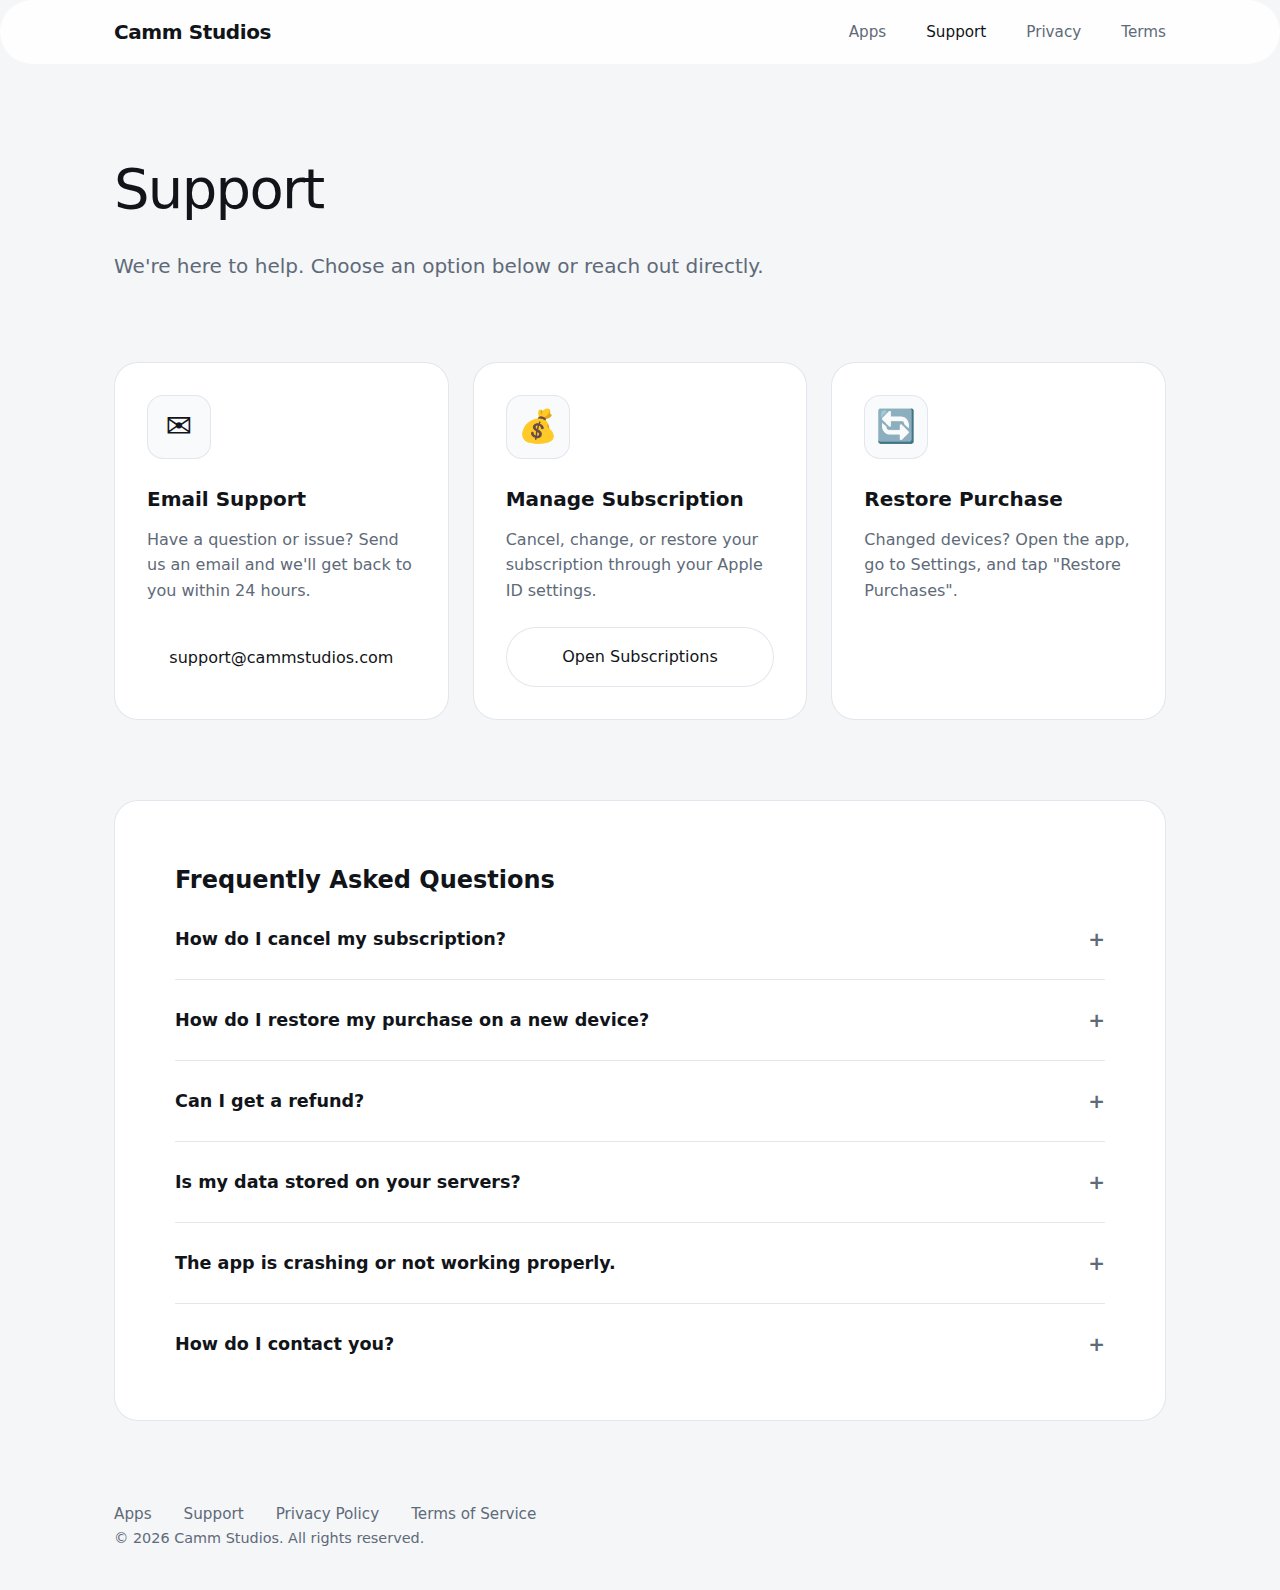
<file: support.html>
<!DOCTYPE html>
<html lang="en">
<head>
  <meta charset="UTF-8">
  <meta name="viewport" content="width=device-width, initial-scale=1.0">
  <title>Support — Camm Studios</title>
  <meta name="description" content="Get help with Camm Studios apps. Contact our support team, manage your subscription, or browse FAQs.">
  <meta property="og:title" content="Support — Camm Studios">
  <meta property="og:description" content="Get help with Camm Studios apps.">
  <link rel="canonical" href="https://cammstudios.com/support.html">
  <link rel="stylesheet" href="css/style.css">
</head>
<body>

  <!-- Navigation -->
  <nav class="nav">
    <div class="container nav-inner">
      <a href="/" class="nav-brand">Camm Studios</a>
      <button class="nav-toggle" aria-label="Toggle menu" onclick="document.querySelector('.nav-links').classList.toggle('open')">&#9776;</button>
      <ul class="nav-links">
        <li><a href="/">Apps</a></li>
        <li><a href="/support.html" class="active">Support</a></li>
        <li><a href="/privacy-policy.html">Privacy</a></li>
        <li><a href="/terms-of-service.html">Terms</a></li>
      </ul>
    </div>
  </nav>

  <div class="container">
    <!-- Header -->
    <div class="page-header">
      <h1>Support</h1>
      <p class="subtitle">We're here to help. Choose an option below or reach out directly.</p>
    </div>

    <!-- Support Cards -->
    <div class="support-grid">

      <div class="support-card">
        <div class="support-icon">&#9993;</div>
        <h3>Email Support</h3>
        <p>Have a question or issue? Send us an email and we'll get back to you within 24 hours.</p>
        <a href="mailto:support@cammstudios.com" class="btn btn-primary">support@cammstudios.com</a>
      </div>

      <div class="support-card">
        <div class="support-icon">&#128176;</div>
        <h3>Manage Subscription</h3>
        <p>Cancel, change, or restore your subscription through your Apple ID settings.</p>
        <a href="https://apps.apple.com/account/subscriptions" class="btn btn-outline">Open Subscriptions</a>
      </div>

      <div class="support-card">
        <div class="support-icon">&#128260;</div>
        <h3>Restore Purchase</h3>
        <p>Changed devices? Open the app, go to Settings, and tap "Restore Purchases".</p>
      </div>

    </div>

    <!-- FAQ -->
    <section class="faq-section">
      <h2>Frequently Asked Questions</h2>

      <details class="faq-item">
        <summary>How do I cancel my subscription?</summary>
        <p>Open the <strong>Settings</strong> app on your iPhone, tap your name at the top, then tap <strong>Subscriptions</strong>. Find the app subscription and tap <strong>Cancel Subscription</strong>. You'll keep access until the end of your billing period. You can also <a href="https://apps.apple.com/account/subscriptions">manage subscriptions here</a>.</p>
      </details>

      <details class="faq-item">
        <summary>How do I restore my purchase on a new device?</summary>
        <p>Open the app, navigate to <strong>Settings</strong>, and tap <strong>Restore Purchases</strong>. Make sure you're signed in with the same Apple ID you used for the original purchase.</p>
      </details>

      <details class="faq-item">
        <summary>Can I get a refund?</summary>
        <p>Refunds are handled by Apple. Visit <a href="https://reportaproblem.apple.com">reportaproblem.apple.com</a>, sign in with your Apple ID, find the purchase, and request a refund.</p>
      </details>

      <details class="faq-item">
        <summary>Is my data stored on your servers?</summary>
        <p>No. All your data is stored locally on your device. We do not have access to your personal content, journal entries, or vision board images.</p>
      </details>

      <details class="faq-item">
        <summary>The app is crashing or not working properly.</summary>
        <p>Try these steps: (1) Force-close and reopen the app. (2) Make sure you're running the latest version from the App Store. (3) Restart your iPhone. If the issue persists, email us at <a href="mailto:support@cammstudios.com">support@cammstudios.com</a> with your device model and iOS version.</p>
      </details>

      <details class="faq-item">
        <summary>How do I contact you?</summary>
        <p>Email us anytime at <a href="mailto:support@cammstudios.com">support@cammstudios.com</a>. We typically respond within 24 hours.</p>
      </details>

    </section>
  </div>

  <!-- Footer -->
  <footer class="footer">
    <div class="container">
      <ul class="footer-links">
        <li><a href="/">Apps</a></li>
        <li><a href="/support.html">Support</a></li>
        <li><a href="/privacy-policy.html">Privacy Policy</a></li>
        <li><a href="/terms-of-service.html">Terms of Service</a></li>
      </ul>
      <p>&copy; 2026 Camm Studios. All rights reserved.</p>
    </div>
  </footer>

</body>
</html>
</file>
<file: css/style.css>
/* ============================================
   Camm Studios — Clean, Premium Light Y2K Tech
   ============================================ */

:root {
  /* Colors - Clean Light Theme */
  --bg-main: #f5f6f8;
  /* Very light grey-blue background */
  --bg-panel: #ffffff;
  /* Pure white for panels */

  --glass-bg: rgba(255, 255, 255, 0.7);
  --glass-bg-hover: rgba(255, 255, 255, 0.9);
  --glass-border: rgba(220, 225, 232, 0.8);

  /* Text */
  --text-dark: #111418;
  /* Near black for primary text */
  --text-muted: #5e6a78;
  /* Professional grey-blue for secondary text */
  --text-accent: #0f172a;
  /* Deep slate */

  /* Shadows */
  --shadow-soft: 0 10px 40px -10px rgba(0, 0, 0, 0.05);
  --shadow-hover: 0 20px 40px -10px rgba(0, 0, 0, 0.08);

  /* Radii */
  --radius-pill: 100px;
  --radius-blob: 40px;
  --radius-card: 24px;

  --max-width: 1100px;
  --font-sans: 'Inter', 'Outfit', system-ui, sans-serif;
  --font-display: 'Inter', system-ui, sans-serif;
}

*,
*::before,
*::after {
  box-sizing: border-box;
  margin: 0;
  padding: 0;
}

html {
  scroll-behavior: smooth;
}

body {
  font-family: var(--font-sans);
  background-color: var(--bg-main);
  color: var(--text-dark);
  line-height: 1.6;
  -webkit-font-smoothing: antialiased;
  min-height: 100vh;
  position: relative;
  overflow-x: hidden;
}

/* Very subtle background blur/gradient */
.bg-blobs {
  position: fixed;
  top: 0;
  left: 0;
  width: 100vw;
  height: 100vh;
  z-index: -2;
  pointer-events: none;
  overflow: hidden;
  background: radial-gradient(circle at 50% 0%, #ffffff 0%, var(--bg-main) 100%);
}

.blob {
  position: absolute;
  border-radius: 50%;
  filter: blur(80px);
  opacity: 0.4;
}

.blob-1 {
  width: 600px;
  height: 600px;
  background: #e2e8f0;
  top: -200px;
  left: -100px;
}

.blob-2 {
  width: 500px;
  height: 500px;
  background: #f8fafc;
  bottom: -100px;
  right: -100px;
}

/* Typography / Text Effects */
.premium-text {
  color: var(--text-dark);
  font-family: var(--font-display);
  font-weight: 600;
  letter-spacing: -0.03em;
}

.hero-text {
  font-family: var(--font-display);
  font-size: clamp(3rem, 7vw, 5.5rem);
  font-weight: 500;
  letter-spacing: -0.04em;
  line-height: 1.05;
  color: var(--text-dark);
  margin-bottom: 24px;
}

h1,
h2,
h3 {
  font-family: var(--font-display);
  color: var(--text-dark);
}

.text-muted {
  color: var(--text-muted);
}

/* Glassmorphism & Panels */
.glass-panel {
  background: var(--glass-bg);
  backdrop-filter: blur(20px);
  -webkit-backdrop-filter: blur(20px);
  border: 1px solid var(--glass-border);
  box-shadow: var(--shadow-soft);
  position: relative;
  transition: all 0.3s ease;
}

.white-panel {
  background: var(--bg-panel);
  border: 1px solid var(--glass-border);
  box-shadow: var(--shadow-soft);
  transition: all 0.3s ease;
}

.pill {
  border-radius: var(--radius-pill);
}

.biomorphic {
  border-radius: var(--radius-card);
}

/* Layout & Spacing */
.container {
  max-width: var(--max-width);
  margin: 0 auto;
  padding: 0 24px;
}

/* Nav */
.nav-wrapper {
  position: sticky;
  top: 24px;
  z-index: 100;
  padding-top: 24px;
  margin-bottom: 60px;
}

.nav {
  padding: 16px 32px;
  border-radius: var(--radius-pill);
  background: rgba(255, 255, 255, 0.85);
}

.nav-inner {
  display: flex;
  align-items: center;
  justify-content: space-between;
}

.nav-brand {
  display: flex;
  align-items: center;
  gap: 12px;
  font-family: var(--font-display);
  font-size: 1.25rem;
  letter-spacing: -0.02em;
  text-decoration: none;
  font-weight: 600;
  color: var(--text-dark);
}

.brand-logo {
  width: 28px;
  height: 28px;
  object-fit: contain;
}

.app-icon-img {
  width: 100%;
  height: 100%;
  object-fit: cover;
  border-radius: 12px;
}

.nav-links {
  display: flex;
  gap: 40px;
  list-style: none;
}

.nav-links a {
  color: var(--text-muted);
  font-weight: 500;
  text-decoration: none;
  font-size: 0.95rem;
  transition: color 0.2s;
}

.nav-links a:hover,
.nav-links a.active {
  color: var(--text-dark);
}

.nav-toggle {
  display: none;
  background: none;
  border: none;
  font-size: 1.5rem;
  cursor: pointer;
  color: var(--text-dark);
}

.nav-action .btn {
  padding: 10px 24px;
  font-size: 0.9rem;
}

/* Hero */
.hero {
  padding-top: 40px;
  padding-bottom: 100px;
}

.main-hero {
  padding: 80px 40px;
  border-radius: var(--radius-blob);
  display: flex;
  flex-direction: column;
  position: relative;
  overflow: hidden;
}

.hero-badge {
  display: inline-flex;
  align-items: center;
  gap: 8px;
  padding: 8px 16px;
  font-size: 0.8rem;
  font-weight: 500;
  letter-spacing: 0.05em;
  color: var(--text-muted);
  border: 1px solid var(--glass-border);
  background: white;
  border-radius: var(--radius-pill);
  margin-bottom: 32px;
  width: fit-content;
}

.hero-badge::before {
  content: '';
  width: 6px;
  height: 6px;
  border-radius: 50%;
  background: #000;
}

.main-hero p {
  font-size: 1.25rem;
  max-width: 500px;
  margin-bottom: 40px;
  color: var(--text-muted);
  line-height: 1.5;
}

.hero-content-wrapper {
  display: flex;
  justify-content: space-between;
  align-items: center;
  gap: 40px;
}

.hero-text-area {
  flex: 1;
}

.hero-visual-area {
  flex: 1;
  display: flex;
  justify-content: center;
  align-items: center;
}

.hero-animated-showcase {
  width: 100%;
  max-width: 450px;
  aspect-ratio: 1;
  display: flex;
  align-items: center;
  justify-content: center;
  perspective: 1200px;
}

.showcase-core {
  position: relative;
  width: 280px;
  height: 380px;
  transform-style: preserve-3d;
  animation: float-showcase 8s ease-in-out infinite;
}

.floating-card {
  position: absolute;
  top: 0;
  left: 0;
  width: 100%;
  height: 100%;
  border-radius: 30px;
  background: rgba(255, 255, 255, 0.4);
  backdrop-filter: blur(20px);
  -webkit-backdrop-filter: blur(20px);
  border: 1px solid rgba(255, 255, 255, 0.8);
  box-shadow:
    0 25px 50px -12px rgba(0, 0, 0, 0.15),
    inset 0 1px 1px rgba(255, 255, 255, 0.9);
  overflow: hidden;
  transform-style: preserve-3d;
}

/* Shimmer effect inside the card */
.floating-card::before {
  content: '';
  position: absolute;
  top: 0;
  left: -150%;
  width: 50%;
  height: 100%;
  background: linear-gradient(to right,
      rgba(255, 255, 255, 0) 0%,
      rgba(255, 255, 255, 0.6) 50%,
      rgba(255, 255, 255, 0) 100%);
  transform: skewX(-20deg);
  pointer-events: none;
  animation: shimmer 6s infinite;
}

.card-back {
  transform: translateZ(-80px) rotateY(-10deg) rotateX(5deg);
  background: rgba(255, 255, 255, 0.15);
  backdrop-filter: blur(8px);
  -webkit-backdrop-filter: blur(8px);
  animation: float-card-back 7s ease-in-out infinite alternate;
}

.card-mid {
  transform: translateZ(-30px) rotateY(-5deg) rotateX(2deg);
  background: rgba(255, 255, 255, 0.3);
  backdrop-filter: blur(12px);
  -webkit-backdrop-filter: blur(12px);
  animation: float-card-mid 6s ease-in-out infinite alternate-reverse;
}

.card-front {
  transform: translateZ(40px) rotateY(5deg) scale(1.05);
  display: flex;
  flex-direction: column;
  align-items: center;
  justify-content: center;
  gap: 24px;
  animation: float-card-front 8s ease-in-out infinite alternate;
  background: rgba(255, 255, 255, 0.65);
}

.card-front::after {
  content: 'STELLAR';
  font-family: var(--font-display);
  font-weight: 600;
  font-size: 1.25rem;
  letter-spacing: 0.15em;
  color: var(--text-dark);
  opacity: 0.7;
  transform: translateZ(20px);
}

.card-icon {
  width: 96px;
  height: 96px;
  background: white;
  border-radius: 24px;
  display: flex;
  align-items: center;
  justify-content: center;
  box-shadow: 0 15px 35px rgba(0, 0, 0, 0.1);
  border: 1px solid var(--glass-border);
  transform: translateZ(50px);
}

.card-icon img {
  width: 56px;
  height: 56px;
  border-radius: 12px;
}

@keyframes float-showcase {

  0%,
  100% {
    transform: translateY(0) rotateX(5deg) rotateY(-15deg);
  }

  50% {
    transform: translateY(-15px) rotateX(10deg) rotateY(-5deg);
  }
}

@keyframes float-card-back {

  0%,
  100% {
    transform: translateZ(-80px) rotateY(-10deg) rotateX(5deg) translateY(0);
  }

  50% {
    transform: translateZ(-80px) rotateY(-8deg) rotateX(3deg) translateY(-10px);
  }
}

@keyframes float-card-mid {

  0%,
  100% {
    transform: translateZ(-30px) rotateY(-5deg) rotateX(2deg) translateY(0);
  }

  50% {
    transform: translateZ(-30px) rotateY(-7deg) rotateX(5deg) translateY(12px);
  }
}

@keyframes float-card-front {

  0%,
  100% {
    transform: translateZ(40px) rotateY(5deg) scale(1.05) translateY(0);
  }

  50% {
    transform: translateZ(50px) rotateY(2deg) scale(1.05) translateY(-5px);
  }
}

@keyframes shimmer {
  0% {
    left: -150%;
  }

  20%,
  100% {
    left: 200%;
  }
}

.btn {
  display: inline-flex;
  align-items: center;
  justify-content: center;
  gap: 12px;
  padding: 16px 32px;
  font-size: 1rem;
  font-weight: 500;
  text-decoration: none;
  border: none;
  cursor: pointer;
  transition: all 0.3s ease;
}

.btn-black {
  background: var(--text-dark);
  color: white;
  border-radius: var(--radius-pill);
}

.btn-black:hover {
  background: #000;
  transform: translateY(-2px);
  box-shadow: 0 10px 20px rgba(0, 0, 0, 0.1);
}

.btn-outline {
  background: white;
  color: var(--text-dark);
  border: 1px solid var(--glass-border);
  border-radius: var(--radius-pill);
}

.btn-outline:hover {
  border-color: var(--text-dark);
}

/* Apps Section */
.apps-section {
  padding-top: 80px;
  padding-bottom: 80px;
}

.section-header {
  margin-bottom: 60px;
}

.section-header h2 {
  font-size: 2.5rem;
  font-weight: 500;
  letter-spacing: -0.03em;
  margin-bottom: 16px;
}

.apps-grid {
  display: grid;
  grid-template-columns: repeat(auto-fill, minmax(min(350px, 100%), 1fr));
  gap: 32px;
}

.app-card {
  display: block;
  text-decoration: none;
  min-height: 380px;
}

.app-card:hover {
  transform: translateY(-5px);
  box-shadow: var(--shadow-hover);
}

.app-card-inner {
  padding: 40px;
  height: 100%;
  display: flex;
  flex-direction: column;
}

.app-card-top {
  display: flex;
  justify-content: space-between;
  align-items: flex-start;
  margin-bottom: auto;
}

.app-icon {
  width: 64px;
  height: 64px;
  border-radius: 16px;
  display: flex;
  align-items: center;
  justify-content: center;
  font-size: 2rem;
  background: #f8fafc;
  border: 1px solid var(--glass-border);
}

.app-feature-badge {
  font-size: 0.75rem;
  font-weight: 500;
  color: var(--text-muted);
  border: 1px solid var(--glass-border);
  padding: 6px 14px;
  border-radius: var(--radius-pill);
  width: fit-content;
}

.app-info {
  margin-top: 40px;
}

.app-info h3 {
  font-size: 1.75rem;
  margin-bottom: 12px;
  font-weight: 500;
  letter-spacing: -0.02em;
}

.app-info p {
  font-size: 1rem;
  color: var(--text-muted);
  line-height: 1.6;
}

.app-footer {
  display: flex;
  align-items: center;
  gap: 16px;
  margin-top: 32px;
}

.meta-link {
  font-size: 0.85rem;
  font-weight: 500;
  color: var(--text-dark);
  text-decoration: none;
  border: 1px solid var(--glass-border);
  padding: 8px 16px;
  border-radius: var(--radius-pill);
  background: white;
  transition: background 0.2s;
}

.meta-link:hover {
  background: #f8fafc;
}

/* Dashboard Style Card (Thermio inspired) */
.dash-card {
  grid-column: 1 / -1;
  /* Spans full width */
  background: linear-gradient(135deg, #fdfbfb 0%, #ebedee 100%);
  display: flex;
  align-items: center;
  justify-content: center;
  min-height: 400px;
  border-radius: var(--radius-blob);
}

.dash-widget {
  background: linear-gradient(135deg, #e2e2e2 0%, #ffffff 100%);
  width: 100%;
  max-width: 600px;
  border-radius: 20px;
  padding: 40px;
  box-shadow:
    -10px -10px 30px rgba(255, 255, 255, 0.8),
    10px 10px 30px rgba(0, 0, 0, 0.05);
  position: relative;
}

.dash-screen {
  background: linear-gradient(90deg, #f093fb 0%, #f5576c 100%);
  border-radius: 12px;
  padding: 40px;
  color: white;
  display: flex;
  justify-content: space-between;
  align-items: center;
  margin-bottom: 24px;
}

.dash-temp {
  font-size: 4rem;
  font-weight: 300;
  line-height: 1;
  font-family: var(--font-display);
}

.dash-controls {
  display: flex;
  gap: 12px;
}

.dash-btn {
  width: 48px;
  height: 48px;
  border-radius: 12px;
  background: #f0f0f0;
  border: none;
  font-size: 1.25rem;
  font-weight: bold;
  color: var(--text-muted);
  cursor: pointer;
  box-shadow: inset 2px 2px 5px rgba(255, 255, 255, 1), inset -2px -2px 5px rgba(0, 0, 0, 0.05);
}

/* Footer */
.footer {
  margin-top: 80px;
  padding-bottom: 40px;
}

.footer-inner {
  padding: 40px;
  display: flex;
  justify-content: space-between;
  align-items: center;
}

.footer-links {
  display: flex;
  gap: 32px;
  list-style: none;
}

.footer-links a {
  color: var(--text-muted);
  font-size: 0.95rem;
  text-decoration: none;
  font-weight: 500;
}

.footer-links a:hover {
  color: var(--text-dark);
}

.footer p {
  color: var(--text-muted);
  font-size: 0.9rem;
}

/* Pages Header */
.page-header {
  padding-top: 80px;
  padding-bottom: 40px;
  margin-bottom: 40px;
}

.page-header h1 {
  font-size: 3.5rem;
  letter-spacing: -0.03em;
  margin-bottom: 16px;
  font-weight: 500;
}

.page-header .subtitle {
  font-size: 1.25rem;
  color: var(--text-muted);
}

/* Legal and Support */
.legal-content {
  background: white;
  border-radius: var(--radius-card);
  padding: 60px;
  border: 1px solid var(--glass-border);
  margin-bottom: 80px;
  max-width: 800px;
}

.legal-content h2,
.legal-content h3 {
  margin-top: 40px;
  margin-bottom: 16px;
  font-weight: 600;
}

.legal-content h2 {
  font-size: 1.75rem;
  border-bottom: 1px solid var(--glass-border);
  padding-bottom: 16px;
}

.legal-content p,
.legal-content ul {
  margin-bottom: 20px;
  color: var(--text-muted);
  font-size: 1.05rem;
}

.legal-content ul {
  padding-left: 24px;
}

.support-grid {
  display: grid;
  grid-template-columns: repeat(auto-fill, minmax(min(300px, 100%), 1fr));
  gap: 24px;
  margin-bottom: 80px;
}

.support-card {
  background: white;
  padding: 32px;
  border-radius: var(--radius-card);
  border: 1px solid var(--glass-border);
  display: flex;
  flex-direction: column;
}

.support-icon {
  font-size: 2rem;
  margin-bottom: 24px;
  background: #f8fafc;
  width: 64px;
  height: 64px;
  display: flex;
  align-items: center;
  justify-content: center;
  border-radius: 16px;
  border: 1px solid var(--glass-border);
}

.support-card h3 {
  font-size: 1.25rem;
  font-weight: 600;
  margin-bottom: 12px;
}

.support-card p {
  color: var(--text-muted);
  margin-bottom: 24px;
  flex-grow: 1;
}

.faq-section {
  background: white;
  padding: 60px;
  border-radius: var(--radius-card);
  border: 1px solid var(--glass-border);
  margin-bottom: 80px;
}

.faq-item {
  padding: 24px 0;
  border-bottom: 1px solid var(--glass-border);
}

.faq-item:last-child {
  border-bottom: none;
  padding-bottom: 0;
}

.faq-item summary {
  font-size: 1.1em;
  font-weight: 600;
  cursor: pointer;
  color: var(--text-dark);
  list-style: none;
  display: flex;
  justify-content: space-between;
  align-items: center;
}

.faq-item summary::-webkit-details-marker {
  display: none;
}

.faq-item summary::after {
  content: '+';
  font-size: 1.25rem;
  color: var(--text-muted);
}

.faq-item[open] summary::after {
  content: '-';
}

.faq-item p {
  margin-top: 16px;
  color: var(--text-muted);
  line-height: 1.6;
}

/* App Landing Page */
.app-landing-hero {
  display: flex;
  align-items: center;
  gap: 60px;
  padding-top: 80px;
  padding-bottom: 60px;
}

.app-landing-content {
  flex: 1;
}

.app-landing-links {
  display: flex;
  gap: 12px;
  margin-top: 24px;
  flex-wrap: wrap;
}

.app-landing-visual {
  flex: 0 0 280px;
  display: flex;
  justify-content: center;
}

.app-screenshot-placeholder {
  width: 260px;
  height: 520px;
  border-radius: var(--radius-card);
  display: flex;
  align-items: center;
  justify-content: center;
  color: var(--text-muted);
  font-size: 0.9rem;
}

.app-screenshot {
  width: 260px;
  border-radius: var(--radius-card);
  box-shadow: var(--shadow-soft);
  border: 1px solid var(--glass-border);
}

/* Features Grid */
.features-section {
  padding-top: 60px;
  padding-bottom: 80px;
}

.features-grid {
  display: grid;
  grid-template-columns: repeat(auto-fill, minmax(min(220px, 100%), 1fr));
  gap: 20px;
}

.feature-card {
  padding: 32px;
}

.feature-icon {
  width: 48px;
  height: 48px;
  border-radius: 12px;
  background: #f8fafc;
  border: 1px solid var(--glass-border);
  display: flex;
  align-items: center;
  justify-content: center;
  margin-bottom: 20px;
}

.feature-card h3 {
  font-size: 1.05rem;
  font-weight: 600;
  margin-bottom: 8px;
}

.feature-card p {
  color: var(--text-muted);
  font-size: 0.9rem;
  line-height: 1.5;
}

/* Links */
a {
  color: inherit;
  text-decoration: none;
}

.legal-content a {
  color: var(--text-dark);
  text-decoration: underline;
}

/* ============================================
   Responsive — Tablet (768px)
   ============================================ */

@media (max-width: 768px) {

  /* Nav — show hamburger, hide links by default */
  .nav-toggle {
    display: block;
  }

  .nav-links {
    display: none;
    position: absolute;
    top: calc(100% + 12px);
    left: 16px;
    right: 16px;
    background: var(--bg-panel);
    border: 1px solid var(--glass-border);
    border-radius: var(--radius-card);
    box-shadow: var(--shadow-hover);
    flex-direction: column;
    padding: 16px 0;
    gap: 0;
    z-index: 200;
  }

  .nav-links.open {
    display: flex;
  }

  .nav-links li a {
    display: block;
    padding: 12px 24px;
    font-size: 1rem;
  }

  .nav-links li a:hover,
  .nav-links li a.active {
    background: #f8fafc;
  }

  .nav-wrapper {
    top: 12px;
    padding-top: 12px;
    margin-bottom: 32px;
  }

  .nav {
    padding: 12px 20px;
  }

  /* Hero */
  .hero {
    padding-top: 20px;
    padding-bottom: 48px;
  }

  .main-hero {
    padding: 40px 24px;
    border-radius: var(--radius-card);
  }

  .hero-content-wrapper {
    flex-direction: column;
    text-align: center;
    gap: 32px;
  }

  .hero-text {
    font-size: 2.25rem;
  }

  .hero-badge {
    margin: 0 auto 20px;
  }

  .main-hero p {
    margin: 0 auto 32px;
    font-size: 1.05rem;
  }

  .hero-visual-area {
    flex: none;
  }

  .hero-product-shot {
    max-width: 240px;
    aspect-ratio: 1;
  }

  /* Apps Section */
  .apps-section {
    padding-top: 40px;
    padding-bottom: 40px;
  }

  .section-header {
    margin-bottom: 32px;
  }

  .section-header h2 {
    font-size: 1.75rem;
  }

  .apps-grid {
    grid-template-columns: 1fr;
    gap: 20px;
  }

  .app-card {
    min-height: auto;
  }

  .app-card-inner {
    padding: 28px;
  }

  .app-info {
    margin-top: 24px;
  }

  .app-info h3 {
    font-size: 1.35rem;
  }

  /* Page Header */
  .page-header {
    padding-top: 40px;
    padding-bottom: 24px;
    margin-bottom: 24px;
  }

  .page-header h1 {
    font-size: 2rem;
  }

  .page-header .subtitle {
    font-size: 1rem;
  }

  /* Legal Content */
  .legal-content {
    padding: 28px;
    margin-bottom: 40px;
  }

  .legal-content h2 {
    font-size: 1.35rem;
    margin-top: 32px;
  }

  .legal-content p,
  .legal-content ul {
    font-size: 0.95rem;
  }

  /* Support */
  .support-grid {
    grid-template-columns: 1fr;
    gap: 16px;
    margin-bottom: 40px;
  }

  .support-card {
    padding: 24px;
  }

  /* FAQ */
  .faq-section {
    padding: 28px;
    margin-bottom: 40px;
  }

  .faq-item summary {
    font-size: 1rem;
  }

  .faq-item p {
    font-size: 0.9rem;
  }

  /* Footer */
  .footer {
    margin-top: 40px;
    padding-bottom: 24px;
  }

  .footer-inner {
    flex-direction: column;
    gap: 16px;
    text-align: center;
    padding: 24px;
    border-radius: var(--radius-card);
  }

  .footer-links {
    flex-wrap: wrap;
    justify-content: center;
    gap: 16px;
  }

  .footer-links a {
    font-size: 0.85rem;
  }

  .footer p {
    font-size: 0.8rem;
  }

  /* App Landing Page */
  .app-landing-hero {
    flex-direction: column-reverse;
    text-align: center;
    gap: 32px;
    padding-top: 32px;
    padding-bottom: 40px;
  }

  .app-landing-visual {
    flex: none;
    width: 200px;
  }

  .app-screenshot-placeholder {
    width: 200px;
    height: 400px;
  }

  .app-screenshot {
    width: 200px;
  }

  .app-landing-links {
    justify-content: center;
  }

  .app-landing-content .hero-text {
    font-size: 2.25rem;
  }

  /* Features */
  .features-section {
    padding-top: 32px;
    padding-bottom: 48px;
  }

  .features-grid {
    grid-template-columns: 1fr 1fr;
    gap: 16px;
  }

  .feature-card {
    padding: 20px;
  }

  .feature-icon {
    width: 40px;
    height: 40px;
    margin-bottom: 14px;
  }

  .feature-icon svg {
    width: 20px;
    height: 20px;
  }

  .feature-card h3 {
    font-size: 0.95rem;
  }

  .feature-card p {
    font-size: 0.825rem;
  }

  /* Buttons */
  .btn {
    padding: 14px 28px;
    font-size: 0.9rem;
  }
}

/* ============================================
   Responsive — Small Mobile (480px)
   ============================================ */

@media (max-width: 480px) {

  .container {
    padding: 0 16px;
  }

  .hero {
    padding-top: 12px;
    padding-bottom: 32px;
  }

  .main-hero {
    padding: 32px 20px;
  }

  .hero-text {
    font-size: 1.85rem;
  }

  .main-hero p {
    font-size: 0.95rem;
  }

  .hero-product-shot {
    max-width: 180px;
  }

  .section-header h2 {
    font-size: 1.5rem;
  }

  .app-card-inner {
    padding: 24px;
  }

  .app-info h3 {
    font-size: 1.2rem;
  }

  .page-header h1 {
    font-size: 1.65rem;
  }

  .legal-content {
    padding: 20px;
  }

  .legal-content h2 {
    font-size: 1.2rem;
  }

  .faq-section {
    padding: 20px;
  }

  .support-card {
    padding: 20px;
  }

  .features-grid {
    grid-template-columns: 1fr;
    gap: 12px;
  }

  .app-landing-hero {
    padding-top: 20px;
    padding-bottom: 32px;
  }

  .app-landing-content .hero-text {
    font-size: 1.85rem;
  }

  .app-landing-visual {
    width: 160px;
  }

  .app-screenshot-placeholder {
    width: 160px;
    height: 320px;
  }

  .app-screenshot {
    width: 160px;
  }

  .app-landing-links {
    gap: 8px;
  }

  .meta-link {
    font-size: 0.8rem;
    padding: 6px 12px;
  }

  .btn {
    padding: 12px 24px;
    font-size: 0.85rem;
    width: 100%;
  }

  .btn-outline {
    width: auto;
  }

  .footer-inner {
    padding: 20px 16px;
  }

  .footer-links {
    gap: 12px;
  }
}
</file>
